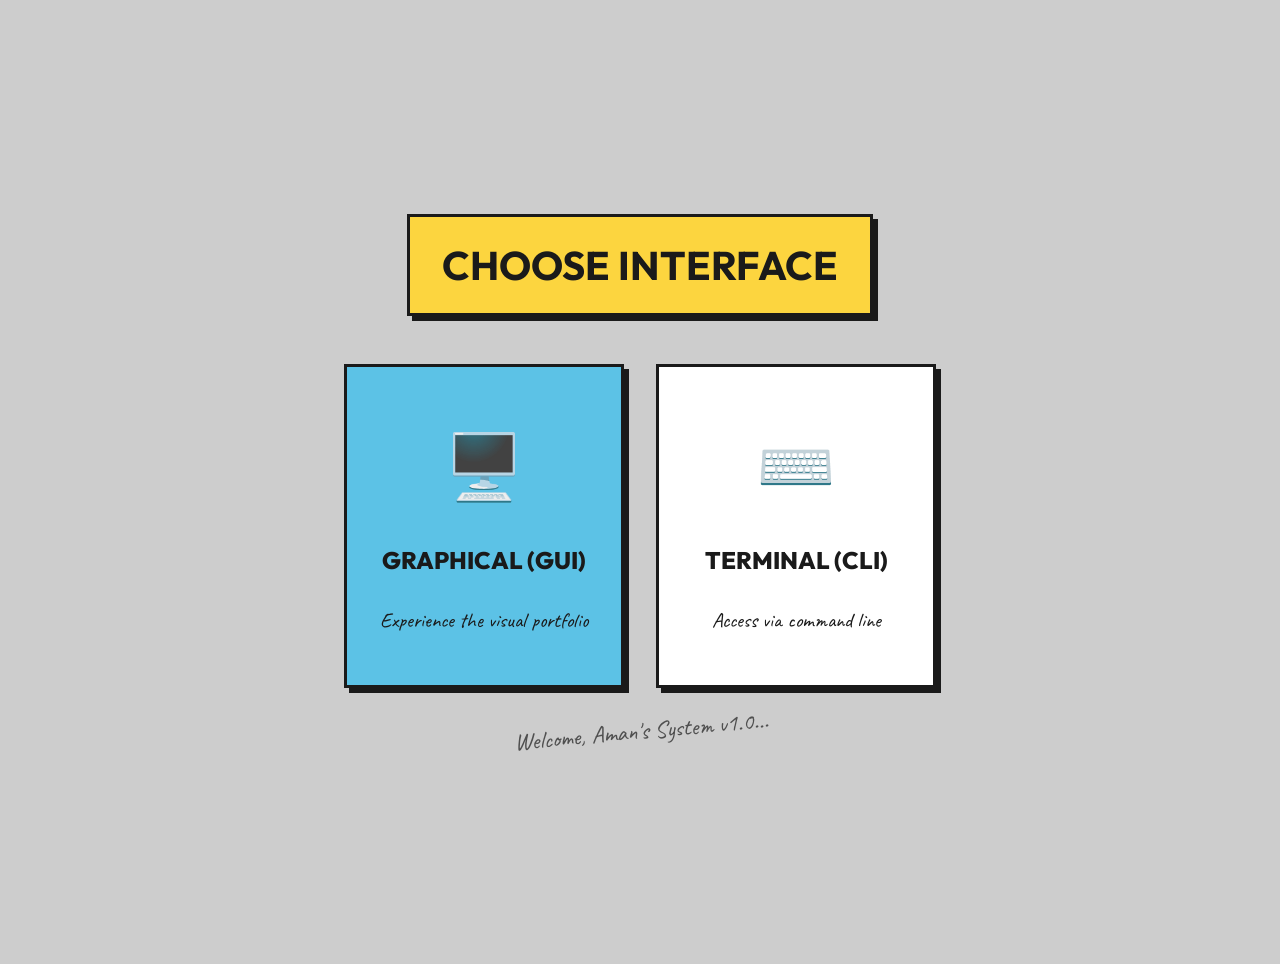
<file: index.html>
<!DOCTYPE html>
<html lang="en">

<head>
    <meta charset="UTF-8">
    <meta name="viewport" content="width=device-width, initial-scale=1.0">
    <title>Aman - Portfolio Entry</title>
    <!-- Google Fonts -->
    <link rel="preconnect" href="https://fonts.googleapis.com">
    <link rel="preconnect" href="https://fonts.gstatic.com" crossorigin>
    <link href="https://fonts.googleapis.com/css2?family=Caveat:wght@400..700&family=Outfit:wght@100..900&display=swap"
        rel="stylesheet">
    <link rel="stylesheet" href="style.css">
    <style>
        .landing-container {
            min-height: 100vh;
            display: flex;
            flex-direction: column;
            align-items: center;
            justify-content: center;
            padding: 2rem;
            text-align: center;
        }

        .selection-grid {
            display: grid;
            grid-template-columns: repeat(auto-fit, minmax(280px, 1fr));
            gap: 2rem;
            width: 100%;
            max-width: 800px;
            margin-top: 3rem;
        }

        .selection-card {
            padding: 3rem 2rem;
            text-decoration: none;
            color: inherit;
            transition: transform 0.2s;
            display: flex;
            flex-direction: column;
            align-items: center;
            gap: 1.5rem;
        }

        .selection-card:hover {
            transform: translateY(-10px);
        }

        .selection-icon {
            font-size: 4rem;
        }

        .selection-title {
            font-size: 1.5rem;
            font-weight: 800;
        }

        .selection-desc {
            font-family: 'Caveat', cursive;
            font-size: 1.3rem;
        }
    </style>
</head>

<body>
    <!-- Preloader -->
    <div id="preloader">
        <div class="loader-window brutalist-box box-shadow-main">
            <div class="loader-header">
                <span class="loader-title handwritten">System Boot...</span>
                <div class="window-controls">
                    <span class="dot dot-red"></span>
                    <span class="dot dot-beige"></span>
                    <span class="dot dot-teal"></span>
                </div>
            </div>
            <div class="loader-body">
                <div class="progress-container brutalist-box">
                    <div class="progress-bar">
                        <div class="progress-segment"></div>
                        <div class="progress-segment"></div>
                        <div class="progress-segment"></div>
                        <div class="progress-segment"></div>
                        <div class="progress-segment"></div>
                        <div class="progress-segment"></div>
                        <div class="progress-segment"></div>
                        <div class="progress-segment"></div>
                        <div class="progress-segment"></div>
                        <div class="progress-segment"></div>
                    </div>
                </div>
            </div>
        </div>
    </div>

    <div class="desk-background">
        <div class="landing-container">
            <h1 class="brutalist-box highlight-yellow box-shadow-main" style="padding: 1rem 2rem; font-size: clamp(1.5rem, 5vw, 2.5rem);">
                CHOOSE INTERFACE
            </h1>
            
            <div class="selection-grid">
                <!-- GUI Option -->
                <a href="home.html" class="selection-card brutalist-box box-shadow-main btn-blue">
                    <div class="selection-icon">🖥️</div>
                    <div class="selection-title">GRAPHICAL (GUI)</div>
                    <p class="selection-desc">Experience the visual portfolio</p>
                </a>

                <!-- Terminal Option -->
                <a href="terminal.html" class="selection-card brutalist-box box-shadow-main highlight-green">
                    <div class="selection-icon">⌨️</div>
                    <div class="selection-title">TERMINAL (CLI)</div>
                    <p class="selection-desc">Access via command line</p>
                </a>
            </div>

            <p class="handwritten pt-4" style="font-size: 1.5rem; opacity: 0.7;">Welcome, Aman's System v1.0...</p>
        </div>
    </div>
    <script src="script.js"></script>
</body>

</html>
</file>
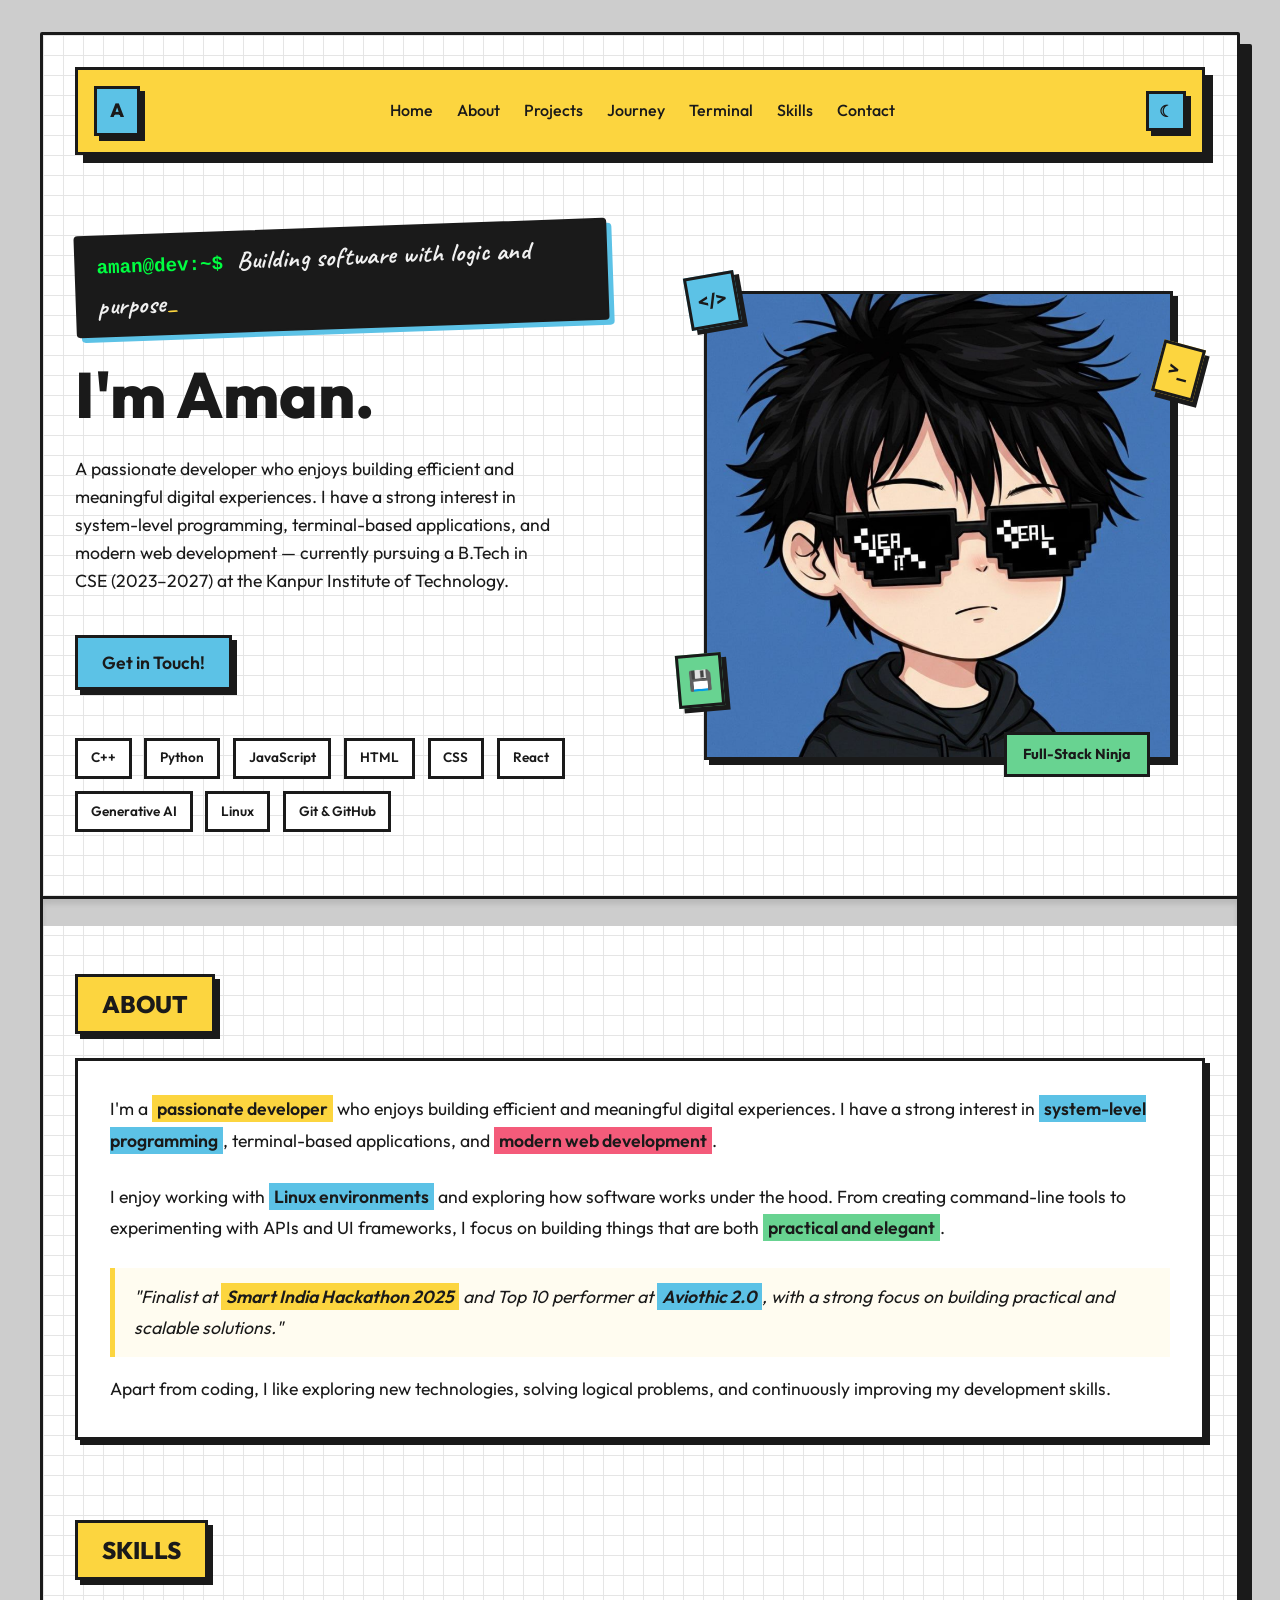
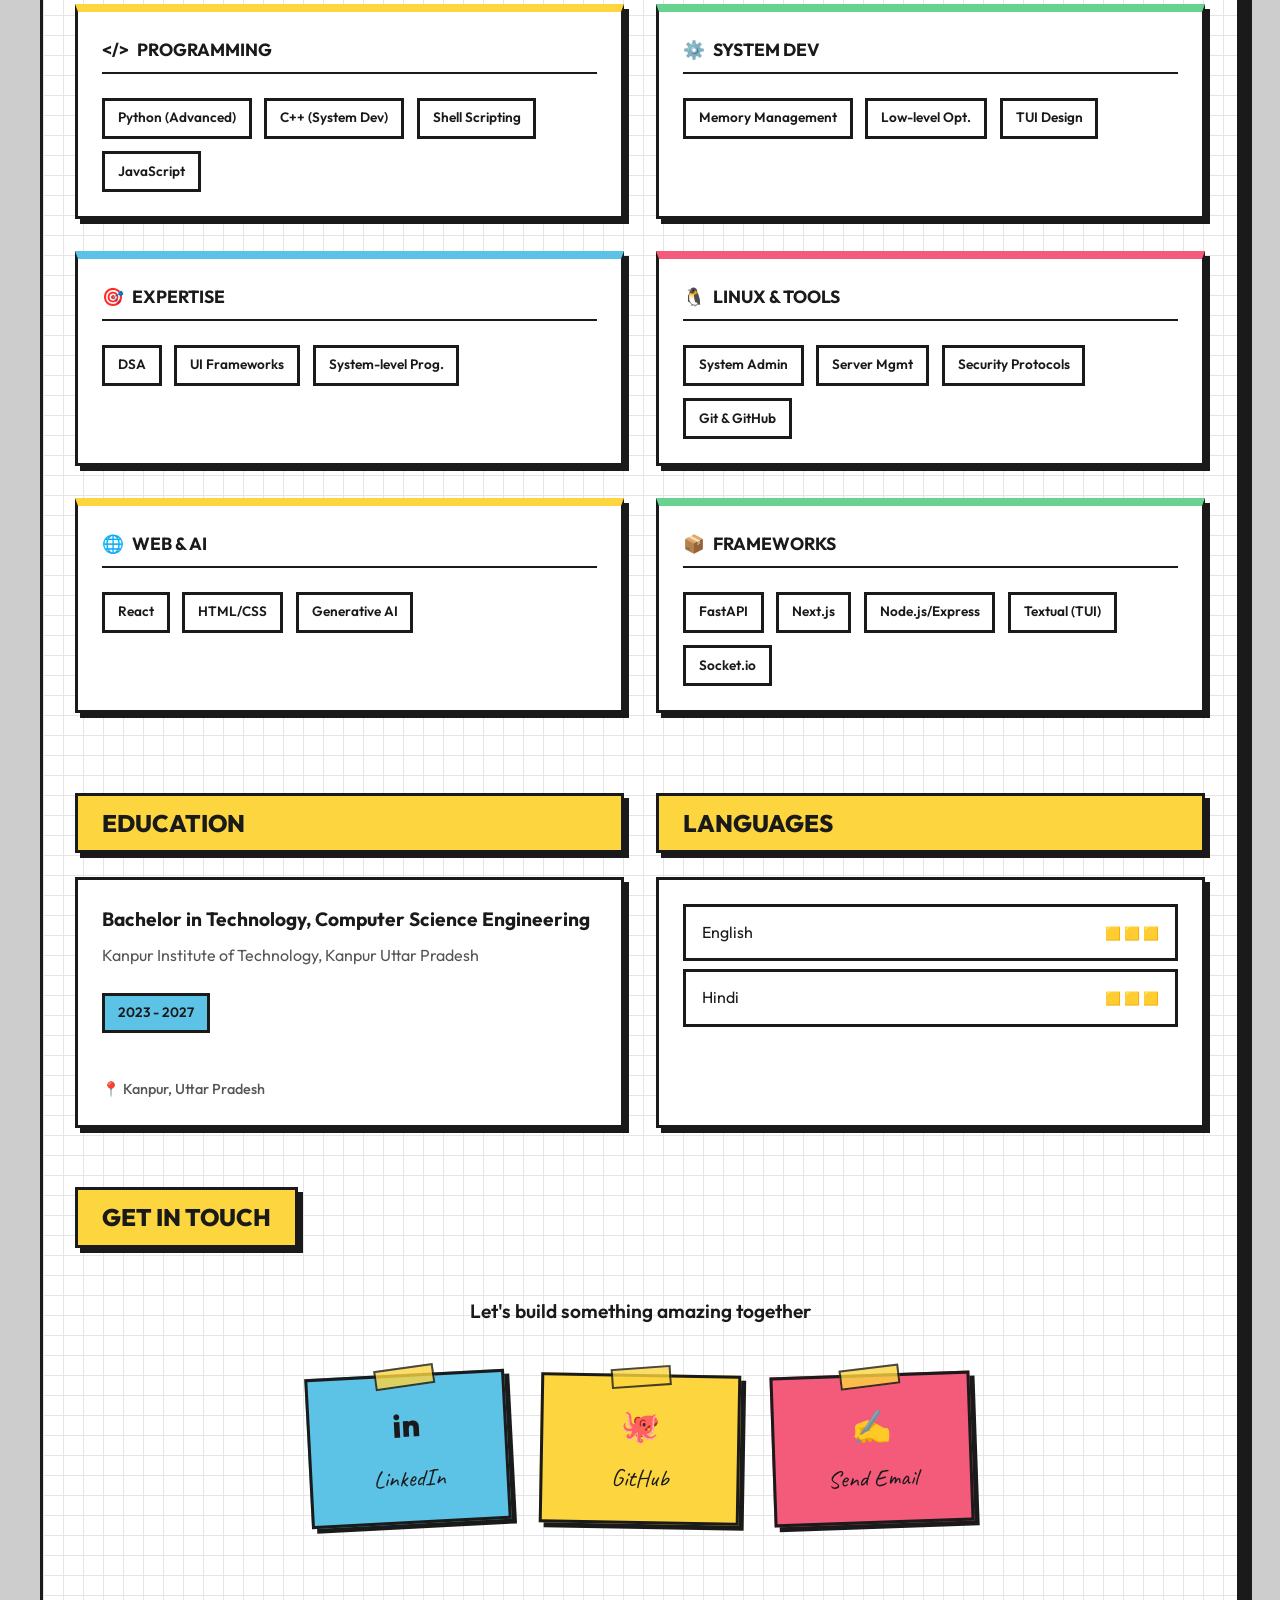
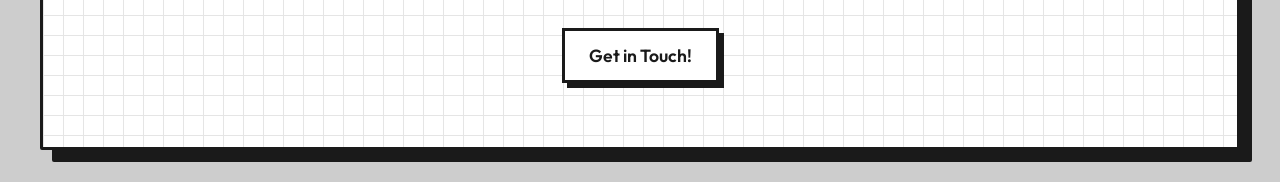
<file: home.html>
<!DOCTYPE html>
<html lang="en">

<head>
    <meta charset="UTF-8">
    <meta name="viewport" content="width=device-width, initial-scale=1.0">
    <title>Aman - Retro Portfolio</title>
    <!-- Google Fonts -->
    <link rel="preconnect" href="https://fonts.googleapis.com">
    <link rel="preconnect" href="https://fonts.gstatic.com" crossorigin>
    <link href="https://fonts.googleapis.com/css2?family=Caveat:wght@400..700&family=Outfit:wght@100..900&display=swap"
        rel="stylesheet">
    <link rel="stylesheet" href="style.css">
</head>

<body>
    <!-- Preloader -->
    <div id="preloader">
        <div class="loader-window brutalist-box box-shadow-main">
            <div class="loader-header">
                <span class="loader-title handwritten">Loading...</span>
                <div class="window-controls">
                    <span class="dot dot-red"></span>
                    <span class="dot dot-beige"></span>
                    <span class="dot dot-teal"></span>
                </div>
            </div>
            <div class="loader-body">
                <div class="progress-container brutalist-box">
                    <div class="progress-bar">
                        <div class="progress-segment"></div>
                        <div class="progress-segment"></div>
                        <div class="progress-segment"></div>
                        <div class="progress-segment"></div>
                        <div class="progress-segment"></div>
                        <div class="progress-segment"></div>
                        <div class="progress-segment"></div>
                        <div class="progress-segment"></div>
                        <div class="progress-segment"></div>
                        <div class="progress-segment"></div>
                    </div>
                </div>
            </div>
        </div>
    </div>

    <!-- Appears like a piece of paper on a desk -->
    <div class="desk-background">
        <div class="page-wrapper">
            <!-- Header -->
            <header class="site-header brutalist-box highlight-yellow">
                <a href="home.html" class="logo box-shadow-main action-btn btn-blue" style="text-decoration: none; color: inherit;">A </a>
                <nav class="main-nav">
                    <a href="#home">Home</a>
                    <a href="#about">About</a>
                    <a href="projects.html">Projects</a>
                    <a href="journey.html">Journey</a>
                    <a href="terminal.html">Terminal</a>
                    <a href="#skills">Skills</a>
                    <a href="contact.html">Contact</a>
                </nav>
                <div class="header-actions">


                    <button class="btn btn-icon btn-blue switch-theme box-shadow-main">☾</button>
                </div>
            </header>

            <!-- Hero Section -->
            <section id="home" class="hero-section">
                <div class="hero-content">
                    <div style="margin-bottom: 1.5rem; margin-top: 0.5rem;">
                        <h2 class="greeting" style="display: inline-block; background-color: #1a1a1a; padding: 8px 20px; font-size: 1.2rem; transform: rotate(-2deg); box-shadow: 5px 5px 0 var(--accent-blue); border: 2px solid var(--border-color); border-radius: 4px;">
                            <span style="font-family: 'JetBrains Mono', monospace; font-weight: 800; color: #00ff41;">aman@dev:~$</span> 
                            <span style="font-family: 'Caveat', cursive; font-size: 1.6rem; margin-left: 10px; color: #f0f0f0; letter-spacing: 0.5px;">Building software with logic and purpose<span style="animation: blink-cursor 1s step-end infinite; color: var(--accent-yellow);">_</span></span>
                        </h2>
                        <style>@keyframes blink-cursor { 0%, 100% { opacity: 1; } 50% { opacity: 0; } }</style>
                    </div>
                    <h1 class="main-title">I'm Aman.</h1>
                    <p class="hero-description">
                        A passionate developer who enjoys building efficient and meaningful digital experiences.
                        I have a strong interest in system-level programming, terminal-based applications, and modern web development —
                        currently pursuing a B.Tech in CSE (2023–2027) at the Kanpur Institute of Technology.
                    </p>

                    <div class="hero-actions">
                        <a href="contact.html"><button class="btn btn-blue box-shadow-main btn-large">Get in Touch!</button></a>

                    </div>

                    <!-- Tech Badges -->
                    <div class="tech-badges">
                        <span class="badge brutalist-box">C++</span>
                        <span class="badge brutalist-box">Python</span>
                        <span class="badge brutalist-box">JavaScript</span>
                        <span class="badge brutalist-box">HTML</span>
                        <span class="badge brutalist-box">CSS</span>
                        <span class="badge brutalist-box">React</span>
                        <span class="badge brutalist-box">Generative AI</span>
                        <span class="badge brutalist-box">Linux</span>
                        <span class="badge brutalist-box">Git & GitHub</span>
                    </div>
                </div>

                <div class="hero-image-wrapper">
                    <!-- Placeholder for the illustrated avatar -->
                    <div class="avatar-container brutalist-box box-shadow-main bg-light-blue">
                        <div class="floating-badge badge-top-left brutalist-box box-shadow-main btn-blue">&lt;/&gt;
                        </div>
                        <div class="floating-badge badge-right brutalist-box box-shadow-main btn-yellow">&gt;_</div>
                        <div class="floating-badge badge-bottom-left brutalist-box box-shadow-main btn-green">💾</div>
                        <div class="avatar-placeholder"
                            style="width: 100%; height: 100%; overflow: hidden; display: flex; align-items: center; justify-content: center;">
                            <img id="heroImage" src="source/avatar.png" alt="Avatar" style="width: 100%; height: 100%; object-fit: cover;">
                        </div>
                        <div id="avatarSwitchBtn" class="role-badge brutalist-box btn-green" onclick="toggleHeroImage()" style="cursor: pointer; user-select: none;" title="Click to swap avatar">Full-Stack Ninja</div>
                    </div>
                </div>
            </section>

            <!-- Torn paper divider -->
            <div class="torn-paper-divider"></div>

            <!-- About Section -->
            <section id="about" class="about-section">
                <div class="section-title brutalist-box highlight-yellow box-shadow-main">ABOUT</div>
                <div class="about-content brutalist-box box-shadow-main">
                    <p>
                        I'm a <span class="highlight hl-yellow">passionate developer</span> who enjoys building efficient and meaningful digital experiences. I have a strong interest in <span class="highlight hl-blue">system-level programming</span>, terminal-based applications, and <span class="highlight hl-pink">modern web development</span>.
                    </p>
                    <p>
                        I enjoy working with <span class="highlight hl-blue">Linux environments</span> and exploring how software works under the hood. From creating command-line tools to experimenting with APIs and UI frameworks, I focus on building things that are both <span class="highlight hl-green">practical and elegant</span>.
                    </p>
                    <blockquote style="border-left: 5px solid var(--accent-yellow); padding: 0.8rem 1.2rem; margin: 1rem 0; background: rgba(252,213,63,0.08); font-style: italic;">
                        "Finalist at <span class="highlight hl-yellow">Smart India Hackathon 2025</span> and Top 10 performer at <span class="highlight hl-blue">Aviothic 2.0</span>, with a strong focus on building practical and scalable solutions."
                    </blockquote>
                    <p>
                        Apart from coding, I like exploring new technologies, solving logical problems, and continuously improving my development skills.
                    </p>
                </div>
            </section>

            <!-- Skills Section -->
            <section id="skills" class="skills-section">
                <div class="section-title brutalist-box highlight-yellow box-shadow-main">SKILLS</div>

                <div class="skills-grid">
                    <!-- Programming -->
                    <div class="skill-category brutalist-box box-shadow-main border-top-yellow">
                        <h4 class="category-title"><span class="icon">&lt;/&gt;</span> PROGRAMMING</h4>
                        <div class="category-badges">
                            <span class="badge brutalist-box">Python (Advanced)</span>
                            <span class="badge brutalist-box">C++ (System Dev)</span>
                            <span class="badge brutalist-box">Shell Scripting</span>
                            <span class="badge brutalist-box">JavaScript</span>
                        </div>
                    </div>

                    <!-- System Development -->
                    <div class="skill-category brutalist-box box-shadow-main border-top-green">
                        <h4 class="category-title"><span class="icon">⚙️</span> SYSTEM DEV</h4>
                        <div class="category-badges">
                            <span class="badge brutalist-box">Memory Management</span>
                            <span class="badge brutalist-box">Low-level Opt.</span>
                            <span class="badge brutalist-box">TUI Design</span>
                        </div>
                    </div>

                    <!-- Expertise -->
                    <div class="skill-category brutalist-box box-shadow-main border-top-blue">
                        <h4 class="category-title"><span class="icon">🎯</span> EXPERTISE</h4>
                        <div class="category-badges">
                            <span class="badge brutalist-box">DSA</span>
                            <span class="badge brutalist-box">UI Frameworks</span>
                            <span class="badge brutalist-box">System-level Prog.</span>
                        </div>
                    </div>

                    <!-- Tools / Linux Admin -->
                    <div class="skill-category brutalist-box box-shadow-main border-top-pink">
                        <h4 class="category-title"><span class="icon">🐧</span> LINUX & TOOLS</h4>
                        <div class="category-badges">
                            <span class="badge brutalist-box">System Admin</span>
                            <span class="badge brutalist-box">Server Mgmt</span>
                            <span class="badge brutalist-box">Security Protocols</span>
                            <span class="badge brutalist-box">Git & GitHub</span>
                        </div>
                    </div>

                    <!-- Web & AI -->
                    <div class="skill-category brutalist-box box-shadow-main border-top-yellow">
                        <h4 class="category-title"><span class="icon">🌐</span> WEB & AI</h4>
                        <div class="category-badges">
                            <span class="badge brutalist-box">React</span>
                            <span class="badge brutalist-box">HTML/CSS</span>
                            <span class="badge brutalist-box">Generative AI</span>
                        </div>
                    </div>
                    <!-- Frameworks -->
                    <div class="skill-category brutalist-box box-shadow-main border-top-green">
                        <h4 class="category-title"><span class="icon">📦</span> FRAMEWORKS</h4>
                        <div class="category-badges">
                            <span class="badge brutalist-box">FastAPI</span>
                            <span class="badge brutalist-box">Next.js</span>
                            <span class="badge brutalist-box">Node.js/Express</span>
                            <span class="badge brutalist-box">Textual (TUI)</span>
                            <span class="badge brutalist-box">Socket.io</span>
                        </div>
                    </div>
                </div>
            </section>

            <!-- Education & Languages Section -->
            <section id="education-languages" class="ed-lang-section">
                <div class="skills-grid-wide">
                    <!-- Education -->
                    <div>
                        <div class="section-title brutalist-box highlight-yellow box-shadow-main full-width-title">
                            EDUCATION</div>
                        <div class="brutalist-box box-shadow-main ed-lang-box">
                            <h4 class="ed-title">Bachelor in Technology, Computer Science Engineering</h4>
                            <p class="ed-subtitle">Kanpur Institute of Technology, Kanpur Uttar Pradesh</p>
                            <span class="badge brutalist-box highlight-blue ed-date">2023 - 2027</span>
                            <div class="ed-location pt-4">📍 Kanpur, Uttar Pradesh</div>
                        </div>
                    </div>

                    <!-- Languages -->
                    <div>
                        <div class="section-title brutalist-box highlight-yellow box-shadow-main full-width-title">
                            LANGUAGES</div>
                        <div class="brutalist-box box-shadow-main ed-lang-box">
                            <div class="lang-item brutalist-box">
                                <span>English</span>
                                <div class="lang-stars">
                                    <span class="star filled">🟨</span>
                                    <span class="star filled">🟨</span>
                                    <span class="star filled">🟨</span>
                                </div>
                            </div>
                            <div class="lang-item brutalist-box">
                                <span>Hindi</span>
                                <div class="lang-stars">
                                    <span class="star filled">🟨</span>
                                    <span class="star filled">🟨</span>
                                    <span class="star filled">🟨</span>
                                </div>
                            </div>
                        </div>
                    </div>
                </div>
            </section>

            <!-- Get in Touch Section (Sticky Notes) -->
            <section id="contact" class="contact-section">
                <div class="section-title brutalist-box highlight-yellow box-shadow-main">GET IN TOUCH</div>

                <h4 class="text-center contact-subtitle pt-4">Let's build something amazing together</h4>

                <div class="sticky-notes-container">
                    <a href="https://www.linkedin.com/in/aman-kumar-44b4183a0" target="_blank" class="sticky-note note-blue box-shadow-main">
                        <div class="tape highlight-yellow"></div>
                        <div class="note-icon">in</div>
                        <span class="handwritten">LinkedIn</span>
                    </a>

                    <a href="https://github.com/Aman-codes0-0" target="_blank" class="sticky-note note-yellow box-shadow-main">
                        <div class="tape highlight-yellow"></div>
                        <div class="note-icon">🐙</div>
                        <span class="handwritten">GitHub</span>
                    </a>

                    <a href="contact.html" class="sticky-note note-pink box-shadow-main">
                        <div class="tape highlight-yellow"></div>
                        <div class="note-icon">✍️</div>
                        <span class="handwritten">Send Email</span>
                    </a>
                </div>
            </section>



            <!-- Bottom CTA -->
            <section class="bottom-cta text-center">
                <div class="footer-btn action-wrapper pt-4">
                    <a href="contact.html"><button class="btn btn-large brutalist-box box-shadow-main">Get in Touch!</button></a>
                </div>
            </section>
        </div>
    </div>
    <script src="script.js"></script>
</body>

</html>
</file>
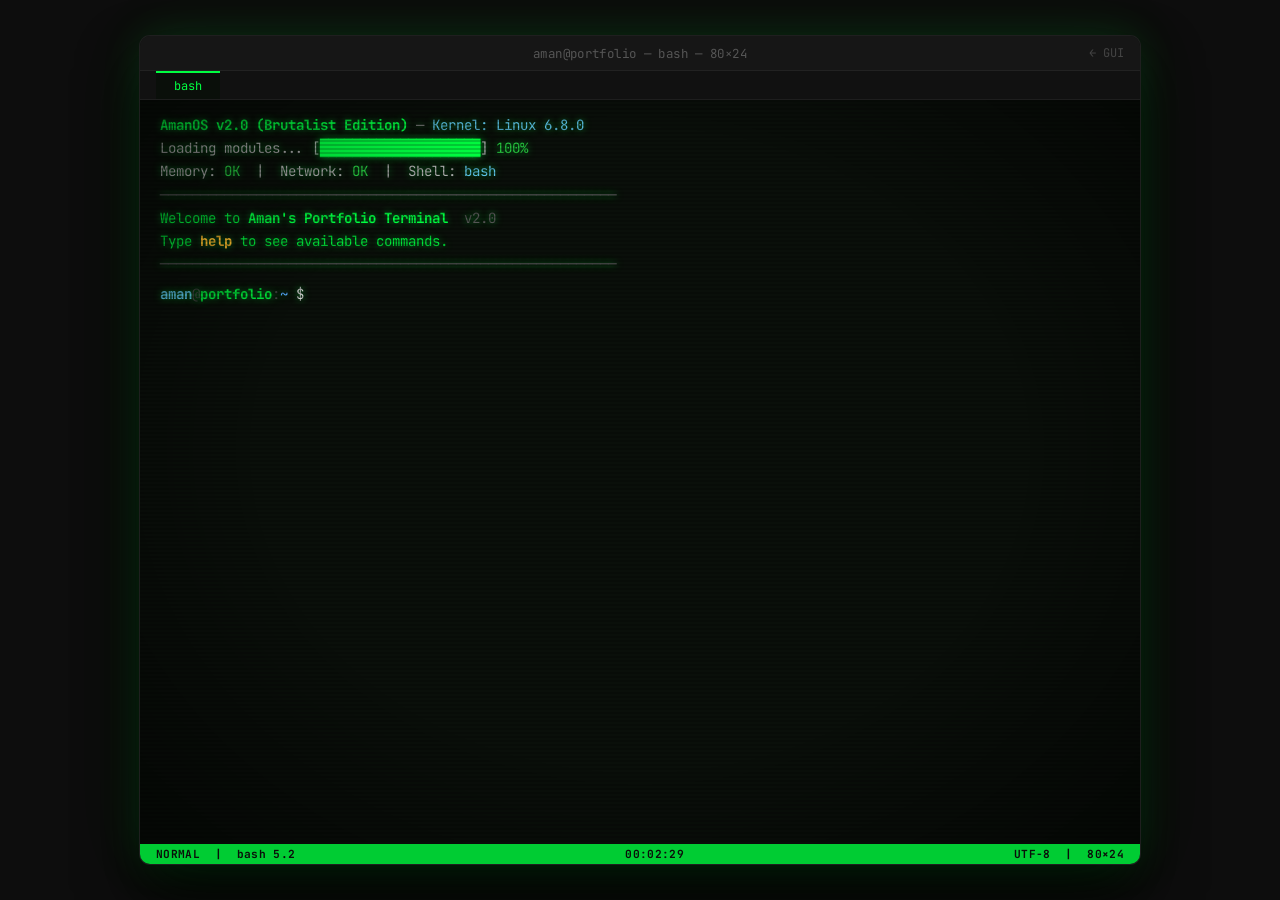
<file: terminal.html>
<!DOCTYPE html>
<html lang="en">

<head>
    <meta charset="UTF-8">
    <meta name="viewport" content="width=device-width, initial-scale=1.0">
    <title>Aman — Terminal</title>
    <link rel="preconnect" href="https://fonts.googleapis.com">
    <link rel="preconnect" href="https://fonts.gstatic.com" crossorigin>
    <link href="https://fonts.googleapis.com/css2?family=JetBrains+Mono:wght@400;700&display=swap" rel="stylesheet">
    <style>
        *, *::before, *::after { margin: 0; padding: 0; box-sizing: border-box; }

        body {
            background: #0d0d0d;
            font-family: 'JetBrains Mono', 'Courier New', monospace;
            height: 100vh;
            overflow: hidden;
            display: flex;
            flex-direction: column;
            align-items: center;
            justify-content: center;
        }

        /* ── CRT screen wrapper ── */
        .crt {
            width: 96%;
            max-width: 1000px;
            height: 92vh;
            background: #0a0f0a;
            border-radius: 10px;
            overflow: hidden;
            display: flex;
            flex-direction: column;
            position: relative;
            box-shadow:
                0 0 0 1px #1f1f1f,
                0 0 40px rgba(0,255,65,.12),
                0 0 80px rgba(0,255,65,.05),
                0 30px 60px rgba(0,0,0,.9);
        }

        /* Scanlines */
        .crt::before {
            content: '';
            position: absolute;
            inset: 0;
            background: repeating-linear-gradient(
                0deg,
                transparent,
                transparent 2px,
                rgba(0,0,0,.18) 2px,
                rgba(0,0,0,.18) 4px
            );
            pointer-events: none;
            z-index: 20;
        }

        /* Vignette */
        .crt::after {
            content: '';
            position: absolute;
            inset: 0;
            background: radial-gradient(ellipse at center, transparent 55%, rgba(0,0,0,.55) 100%);
            pointer-events: none;
            z-index: 21;
        }

        /* ── Title bar ── */
        .t-titlebar {
            background: #161616;
            border-bottom: 1px solid #222;
            padding: 9px 16px;
            display: flex;
            align-items: center;
            flex-shrink: 0;
            position: relative;
            z-index: 30;
            user-select: none;
        }

        .t-dots { display: flex; gap: 7px; }
        .t-dot {
            width: 13px; height: 13px;
            border-radius: 50%;
            cursor: pointer;
            transition: filter .15s;
        }
        .t-dot:hover { filter: brightness(1.4); }
        .d-red  { background: #ff5f57; border: 1px solid #e0443e; }
        .d-yel  { background: #ffbd2e; border: 1px solid #dea123; }
        .d-grn  { background: #28c840; border: 1px solid #1faa34; }

        .t-title {
            position: absolute;
            left: 50%; transform: translateX(-50%);
            color: #555;
            font-size: .78rem;
            letter-spacing: .03em;
        }

        .t-back {
            margin-left: auto;
            color: #444;
            font-size: .75rem;
            text-decoration: none;
            transition: color .2s;
            z-index: 1;
        }
        .t-back:hover { color: #00ff41; text-shadow: 0 0 8px #00ff41; }

        /* ── Tab bar ── */
        .t-tabs {
            background: #111;
            border-bottom: 1px solid #1e1e1e;
            padding: 0 16px;
            display: flex;
            gap: 4px;
            flex-shrink: 0;
            position: relative;
            z-index: 30;
        }
        .t-tab {
            padding: 5px 18px;
            font-size: .75rem;
            color: #888;
            border-top: 2px solid transparent;
            cursor: pointer;
        }
        .t-tab.active {
            color: #00ff41;
            border-top-color: #00ff41;
            background: #0a0f0a;
        }

        /* ── Output ── */
        .t-output {
            flex: 1;
            padding: 14px 20px 4px;
            overflow-y: auto;
            overflow-x: hidden;
            font-size: .88rem;
            line-height: 1.65;
            color: #00e63a;
            text-shadow: 0 0 7px rgba(0,255,65,.55);
            position: relative;
            z-index: 10;
        }
        .t-output-lines { display: block; }

        .t-output::-webkit-scrollbar { width: 5px; }
        .t-output::-webkit-scrollbar-track { background: transparent; }
        .t-output::-webkit-scrollbar-thumb { background: #00ff4128; border-radius: 3px; }
        .t-output::-webkit-scrollbar-thumb:hover { background: #00ff4155; }

        /* Line colour helpers */
        .c-cmd   { color: #eee; }
        .c-dim   { color: #3a5c3a; }
        .c-info  { color: #ffbd2e; text-shadow: 0 0 6px rgba(255,189,46,.4); }
        .c-err   { color: #ff5f57; text-shadow: 0 0 6px rgba(255,95,87,.4); }
        .c-ok    { color: #28c840; }
        .c-blue  { color: #5cc2e6; text-shadow: 0 0 6px rgba(92,194,230,.4); }
        .c-white { color: #ddd; }
        .prompt  { color: #5cc2e6; font-weight: 700; }

        /* ── Input line ── */
        .t-input-wrap {
            display: flex;
            align-items: center;
            padding: 6px 0 14px;
            position: relative;
            z-index: 30;
            flex-shrink: 0;
        }
        .t-prompt {
            white-space: nowrap;
            font-size: .88rem;
            display: flex;
            align-items: center;
            gap: 0;
        }
        .p-user { color: #5cc2e6; font-weight: 700; }
        .p-at   { color: #444; }
        .p-host { color: #00e63a; font-weight: 700; }
        .p-col  { color: #444; }
        .p-path { color: #5af; }
        .p-dol  { color: #ccc; margin-right: 10px; }

        .t-input {
            background: transparent;
            border: none;
            outline: none;
            color: #00e63a;
            font-family: 'JetBrains Mono', monospace;
            font-size: .88rem;
            flex: 1;
            caret-color: #00ff41;
            text-shadow: 0 0 7px rgba(0,255,65,.55);
        }

        /* ── Status bar ── */
        .t-statusbar {
            background: #00cc33;
            color: #0a0f0a;
            font-size: .7rem;
            font-weight: 700;
            padding: 3px 16px;
            display: flex;
            justify-content: space-between;
            flex-shrink: 0;
            position: relative;
            z-index: 30;
            letter-spacing: .03em;
        }

        /* ── Preloader ── */
        #preloader {
            position: fixed; inset: 0;
            background: #0d0d0d;
            display: flex; align-items: center; justify-content: center;
            z-index: 9999;
            transition: opacity .5s, visibility .5s;
        }
        #preloader.loaded { opacity: 0; visibility: hidden; }
        .pre-text {
            font-family: 'JetBrains Mono', monospace;
            color: #00ff41;
            font-size: 1.1rem;
            text-shadow: 0 0 12px #00ff41;
            animation: blink-pre 1s step-end infinite;
        }
        @keyframes blink-pre {
            0%,100% { opacity: 1; }
            50%      { opacity: 0; }
        }

        /* ── Amber Phosphor Theme ── */
        body.terminal-amber { background: #0d0800; }
        body.terminal-amber .crt {
            background: #0a0800;
            box-shadow: 0 0 0 1px #2a1e00,
                        0 0 40px rgba(255,176,0,.15),
                        0 0 80px rgba(255,176,0,.05),
                        0 30px 60px rgba(0,0,0,.9);
        }
        body.terminal-amber .t-output,
        body.terminal-amber .t-input-wrap { color: #ffb300; }
        body.terminal-amber .t-output { text-shadow: 0 0 7px rgba(255,179,0,.55); }
        body.terminal-amber .t-input {
            color: #ffb300;
            caret-color: #ffb300;
            text-shadow: 0 0 7px rgba(255,179,0,.55);
        }
        body.terminal-amber .t-statusbar { background: #ffb300; color: #0a0800; }
        body.terminal-amber .t-titlebar { background: #1a1000; border-bottom-color: #2a1e00; }
        body.terminal-amber .t-tabs { background: #110d00; border-bottom-color: #2a1e00; }
        body.terminal-amber .t-tab.active { color: #ffb300; border-top-color: #ffb300; background: #0a0800; }
        body.terminal-amber .p-user { color: #ff8c00; }
        body.terminal-amber .p-host { color: #ffb300; }
        body.terminal-amber .p-dol  { color: #ccc; }
        body.terminal-amber .prompt { color: #ff8c00; }
        body.terminal-amber .c-ok   { color: #ffb300; }
        body.terminal-amber .c-dim  { color: #5a3e00; }
        body.terminal-amber .c-info { color: #ff6600; text-shadow: none; }
        body.terminal-amber .c-err  { color: #ff4400; text-shadow: none; }
        body.terminal-amber .t-back:hover { color: #ffb300; text-shadow: 0 0 8px #ffb300; }
        body.terminal-amber .pre-text { color: #ffb300; text-shadow: 0 0 12px #ffb300; }

        @media (max-width: 640px) {
            .crt { width: 100%; height: 100vh; border-radius: 0; }
            .t-output { font-size: .78rem; padding: 10px 12px; }
            .t-input  { font-size: .78rem; }
            .t-title  { display: none; }
        }
    </style>
</head>

<body>

<div id="preloader">
    <span class="pre-text">Booting terminal...</span>
</div>

<div class="crt">

    <!-- Title bar -->
    <div class="t-titlebar">
        <span class="t-title">aman@portfolio — bash — 80×24</span>
        <a href="home.html" class="t-back">← GUI</a>
    </div>

    <!-- Tab bar -->
    <div class="t-tabs">
        <div class="t-tab active">bash</div>
    </div>

    <!-- Output + Input (inside same scrollable area) -->
    <div id="terminal-output" class="t-output">
        <div id="terminal-lines" class="t-output-lines"></div>
        <!-- Input sits at the bottom, inside the terminal body -->
        <div class="t-input-wrap">
            <span class="t-prompt">
                <span class="p-user">aman</span><span class="p-at">@</span><span class="p-host">portfolio</span><span class="p-col">:</span><span class="p-path">~</span><span class="p-dol">&nbsp;$</span>
            </span>
            <input type="text" id="terminal-input" class="t-input" autofocus autocomplete="off" spellcheck="false">
        </div>
    </div>

    <!-- Status bar -->
    <div class="t-statusbar">
        <span>NORMAL &nbsp;|&nbsp; bash 5.2</span>
        <span id="t-clock">--:--:--</span>
        <span>UTF-8 &nbsp;|&nbsp; 80×24</span>
    </div>
</div>

<script src="script.js"></script>
<script>
    // Live clock
    (function clock() {
        const el = document.getElementById('t-clock');
        function tick() { el.textContent = new Date().toLocaleTimeString('en-GB'); }
        tick(); setInterval(tick, 1000);
    })();

    // Restore saved terminal theme
    if (localStorage.getItem('terminal-theme') === 'amber') {
        document.body.classList.add('terminal-amber');
    }

    // Hide preloader
    window.addEventListener('load', () => {
        setTimeout(() => {
            document.getElementById('preloader').classList.add('loaded');
        }, 800);
    });
</script>

</body>
</html>
</file>
<file: style.css>
/* Base Variables & Reset */
:root {
    --bg-color: #ffffff;
    --text-color: #1a1a1a;
    --accent-yellow: #fcd53f;
    --accent-blue: #5cc2e6;
    --accent-pink: #f45b7a;
    --accent-green: #68d391;
    --border-color: #1a1a1a;
    --border-width: 3px;
    --box-shadow-offset: 5px;
    --grid-color: #e5e5e5;
    --window-beige: #e8e3d3;
    --window-teal: #40b3a2;
}

* {
    margin: 0;
    padding: 0;
    box-sizing: border-box;
}

body {
    font-family: "Outfit", sans-serif;
    background-color: #cdcdcd;
    /* Outer desk background */
    color: var(--text-color);
    line-height: 1.6;
}

body.dark-mode {
    --bg-color: #1a1a1a;
    --text-color: #f0f0f0;
    --border-color: #f0f0f0;
    --grid-color: #333333;
    background-color: #222222;
}

body.dark-mode .map-placeholder {
    background-color: #2a2a2a;
    background-image: repeating-linear-gradient(0deg, transparent, transparent 49px, #444 49px, #444 50px),
        repeating-linear-gradient(90deg, transparent, transparent 49px, #444 49px, #444 50px);
}

body.dark-mode .torn-paper-divider {
    background-color: #222222;
}

body.dark-mode .bg-light-blue {
    background-color: #283e4a !important;
}

.desk-background {
    padding: clamp(0.5rem, 3vw, 2rem);
    min-height: 100vh;
    display: flex;
    justify-content: center;
}

/* Page Wrapper */
.page-wrapper {
    background-color: var(--bg-color);
    background-image:
        linear-gradient(var(--grid-color) 1px, transparent 1px),
        linear-gradient(90deg, var(--grid-color) 1px, transparent 1px);
    background-size: 20px 20px;
    width: 100%;
    max-width: 1200px;
    border: var(--border-width) solid var(--border-color);
    box-shadow: 12px 12px 0 var(--border-color);
    padding: clamp(1rem, 4vw, 2rem);
    position: relative;
    /* Optional: paper slight rounding */
    border-radius: 2px;
}

/* Utility Classes */
.brutalist-box {
    border: var(--border-width) solid var(--border-color);
    background-color: var(--bg-color);
}

.box-shadow-main {
    box-shadow: var(--box-shadow-offset) var(--box-shadow-offset) 0 var(--border-color);
}

.highlight-yellow {
    background-color: var(--accent-yellow) !important;
}

.bg-light-blue {
    background-color: #a3d9f3 !important;
}

/* Buttons & Interactive Elements */
.btn {
    font-family: "Outfit", sans-serif;
    font-weight: 600;
    border: var(--border-width) solid var(--border-color);
    padding: 0.5rem 1rem;
    cursor: pointer;
    font-size: 1rem;
    transition: transform 0.1s, box-shadow 0.1s;
    background: var(--bg-color);
    color: var(--text-color);
}

.btn:active {
    transform: translate(2px, 2px);
    box-shadow: 3px 3px 0 var(--border-color);
}

.btn-blue {
    background-color: var(--accent-blue);
}

.btn-yellow {
    background-color: var(--accent-yellow);
}

.btn-green {
    background-color: var(--accent-green);
}

.btn-icon {
    padding: 0.5rem;
    display: flex;
    align-items: center;
    justify-content: center;
    width: 40px;
    height: 40px;
}

.logo {
    font-weight: 800;
    font-size: 1.2rem;
    padding: 0.4rem 0.8rem;
    border: var(--border-width) solid var(--border-color);
    background: var(--accent-blue);
    display: inline-block;
}

/* Header */
.site-header {
    display: flex;
    justify-content: space-between;
    align-items: center;
    padding: 1rem;
    margin-bottom: 4rem;
    box-shadow: 8px 8px 0 var(--border-color);
    position: relative;
    z-index: 1000;
}

.main-nav {
    display: flex;
    gap: 1.5rem;
}

.main-nav a {
    text-decoration: none;
    color: #1a1a1a;
    font-weight: 500;
    font-size: 1rem;
    position: relative;
}

.main-nav a::after {
    content: '';
    position: absolute;
    width: 100%;
    height: 2px;
    bottom: -2px;
    left: 0;
    background-color: #1a1a1a;
    transform: scaleX(0);
    transition: transform 0.2s ease-in-out;
}

.main-nav a:hover::after {
    transform: scaleX(1);
}

.header-actions {
    display: flex;
    align-items: center;
    gap: 1rem;
}

.creator-badge {
    padding: 0.5rem 1rem;
    font-weight: 600;
    font-size: 0.9rem;
    display: flex;
    align-items: center;
    gap: 0.5rem;
}

/* Hero Section */
.hero-section {
    display: grid;
    grid-template-columns: 1fr 1fr;
    gap: 4rem;
    align-items: center;
    margin-bottom: 4rem;
}

.greeting {
    font-size: clamp(1.2rem, 4vw, 1.5rem);
    color: var(--accent-blue);
    margin-bottom: 0.5rem;
}

.main-title {
    font-size: clamp(2.5rem, 8vw, 4rem);
    font-weight: 800;
    line-height: 1.1;
    margin-bottom: 1.5rem;
}

.hero-description {
    font-size: clamp(1rem, 3vw, 1.1rem);
    margin-bottom: 2.5rem;
    max-width: 90%;
}

.hero-actions {
    display: flex;
    align-items: center;
    gap: 2rem;
    margin-bottom: 3rem;
}

.btn-large {
    padding: 0.8rem 1.5rem;
    font-size: 1.1rem;
}

.coffee-link {
    display: flex;
    align-items: center;
    gap: 1rem;
    position: relative;
}

.handwritten {
    font-family: "Caveat", cursive;
    font-size: 1.8rem;
    transform: rotate(-5deg);
}

.coffee-icon {
    font-size: 2rem;
    border: 2px solid var(--border-color);
    border-radius: 50%;
    width: 60px;
    height: 60px;
    display: flex;
    align-items: center;
    justify-content: center;
    position: relative;
}

/* A simple drawn arrow using CSS */
.coffee-icon::before {
    content: "⤵";
    position: absolute;
    left: -35px;
    top: -15px;
    font-size: 1.5rem;
    transform: rotate(20deg);
}


.tech-badges {
    display: flex;
    flex-wrap: wrap;
    gap: 0.8rem;
}

.badge {
    padding: 0.4rem 0.8rem;
    font-size: 0.85rem;
    font-weight: 600;
}

/* Avatar Area */
.hero-image-wrapper {
    position: relative;
    padding: 2rem;
}

.avatar-container {
    width: 100%;
    aspect-ratio: 1;
    position: relative;
    display: flex;
    align-items: center;
    justify-content: center;
    margin: 0 auto;
}

.avatar-mockup {
    font-size: clamp(4rem, 15vw, 8rem);
}

.floating-badge {
    position: absolute;
    padding: 0.5rem;
    font-weight: bold;
    font-size: 1.2rem;
    z-index: 2;
}

.badge-top-left {
    top: -20px;
    left: -20px;
    transform: rotate(-10deg);
}

.badge-right {
    top: 50px;
    right: -30px;
    transform: rotate(15deg);
}

.badge-bottom-left {
    bottom: 50px;
    left: -30px;
    transform: rotate(-5deg);
}

.role-badge {
    position: absolute;
    bottom: -20px;
    right: 20px;
    padding: 0.5rem 1rem;
    font-weight: bold;
    font-size: 0.9rem;
    z-index: 2;
}

/* Torn paper effect placeholder */
.torn-paper-divider {
    height: 30px;
    background-color: #cdcdcd;
    /* Match outer bg to look like torn edge */
    width: calc(100% + 4rem);
    margin-left: -2rem;
    margin-right: -2rem;
    margin-top: 3rem;
    margin-bottom: 3rem;
    position: relative;
    border-top: var(--border-width) solid var(--border-color);
    box-shadow: inset 0 5px 5px rgba(0, 0, 0, 0.1);
}

/* Base Utility Additions */
.text-center {
    text-align: center;
}

.border-all {
    border: var(--border-width) solid var(--border-color);
}

.border-right {
    border-right: var(--border-width) solid var(--border-color);
}

.border-bottom {
    border-bottom: var(--border-width) solid var(--border-color);
}

.border-top-blue {
    border-top: 8px solid var(--accent-blue);
}

.border-top-yellow {
    border-top: 8px solid var(--accent-yellow);
}

.border-top-pink {
    border-top: 8px solid var(--accent-pink);
}

.border-top-green {
    border-top: 8px solid var(--accent-green);
}

.box-shadow-small {
    box-shadow: 3px 3px 0 var(--border-color);
}

.highlight {
    padding: 2px 5px;
    font-weight: 600;
    color: #1a1a1a;
}

.hl-yellow {
    background-color: var(--accent-yellow);
}

.hl-pink {
    background-color: var(--accent-pink);
}

.hl-blue {
    background-color: var(--accent-blue);
}

.hl-green {
    background-color: var(--accent-green);
}

.pt-2 {
    padding-top: 0.5rem;
}

.pt-4 {
    padding-top: 1.5rem;
}

.inline-block {
    display: inline-block;
}

/* Sections */
.section-title {
    display: inline-block;
    padding: 0.5rem 1.5rem;
    font-size: 1.5rem;
    font-weight: 800;
    margin-bottom: 1.5rem;
}

section {
    margin-bottom: 5rem;
}

/* About Section */
.about-content {
    padding: 2rem;
    font-size: 1.1rem;
    line-height: 1.8;
}

.about-content p {
    margin-bottom: 1.5rem;
}

.about-content p:last-child {
    margin-bottom: 0;
}

/* Journey Section */
.section-container {
    padding: 1rem;
    margin-bottom: 2rem;
}

.section-container .section-title {
    margin-bottom: 0;
    width: 100%;
    border: none;
    box-shadow: none;
    background: transparent;
}

.journey-container {
    display: grid;
    grid-template-columns: 1fr 1fr;
    background: var(--bg-color);
}

.timeline {
    padding: 0;
    background: var(--bg-color);
}

.timeline-header {
    padding: 1.5rem;
}

.timeline-header h4 {
    font-size: 1.2rem;
}

.timeline-items {
    padding: 1.5rem;
    display: flex;
    flex-direction: column;
    gap: 2rem;
}

.timeline-item {
    position: relative;
    padding-left: 1.5rem;
    border-left: 2px dashed var(--border-color);
}

.timeline-dot {
    position: absolute;
    left: -7px;
    top: 5px;
    width: 12px;
    height: 12px;
    background-color: var(--text-color);
    border-radius: 50%;
}

.timeline-item h5 {
    font-size: 1.1rem;
    margin-bottom: 0.2rem;
}

.timeline-date {
    display: block;
    font-size: 0.85rem;
    color: #555;
    margin-bottom: 0.8rem;
}

.timeline-item p {
    font-size: 0.95rem;
    margin-bottom: 0.8rem;
}

.timeline-location {
    font-size: 0.85rem;
    font-weight: 500;
    color: var(--accent-blue);
}

.map-placeholder {
    position: relative;
    background-color: #f0decc;
    /* Vintage map bg color */
    background-image: repeating-linear-gradient(0deg, transparent, transparent 49px, #ccc 49px, #ccc 50px),
        repeating-linear-gradient(90deg, transparent, transparent 49px, #ccc 49px, #ccc 50px);
    overflow: hidden;
}

.map-controls {
    position: absolute;
    top: 1rem;
    left: 1rem;
    display: flex;
    flex-direction: column;
    gap: 0.5rem;
    z-index: 10;
}

.map-home-control {
    position: absolute;
    top: 1rem;
    right: 1rem;
    z-index: 10;
}

.map-bg {
    width: 100%;
    height: 100%;
    position: relative;
}

.map-marker {
    position: absolute;
    display: flex;
    flex-direction: column;
    align-items: center;
    gap: 0.5rem;
}

.map-marker span {
    font-size: 0.7rem;
    padding: 0.2rem 0.5rem;
    background: var(--bg-color);
}

.marker-dot {
    font-size: 1.2rem;
    line-height: 1;
}

.marker-germany {
    top: 20%;
    left: 50%;
}

.marker-france {
    top: 35%;
    left: 40%;
}

.marker-albania {
    top: 55%;
    left: 65%;
}

.pirate-mockup {
    position: absolute;
    bottom: 0;
    left: 10%;
    font-size: 6rem;
    line-height: 1;
}

/* Skills Section */
.skills-grid {
    display: grid;
    grid-template-columns: repeat(2, 1fr);
    gap: 2rem;
    margin-bottom: 2rem;
}

.skills-grid-wide {
    display: grid;
    grid-template-columns: repeat(2, 1fr);
    gap: 2rem;
}

.skill-category {
    padding: 1.5rem;
}

.category-title {
    font-size: 1.1rem;
    margin-bottom: 1.5rem;
    display: flex;
    align-items: center;
    gap: 0.5rem;
    border-bottom: 2px solid var(--border-color);
    padding-bottom: 0.5rem;
}

.category-badges {
    display: flex;
    flex-wrap: wrap;
    gap: 0.8rem;
}

/* Footer CTA */
.bottom-cta {
    margin-top: 4rem;
    margin-bottom: 2rem;
}

.lazyfire-banner {
    padding: 1rem 2rem;
    font-size: 1.5rem;
    font-weight: 800;
    margin: 1rem 0;
}

/* Education & Languages */
.full-width-title {
    display: block;
    width: 100%;
}

.ed-lang-box {
    padding: 1.5rem;
    height: calc(100% - 4rem);
    /* accounting for title margin */
    display: flex;
    flex-direction: column;
}

.ed-title {
    font-size: 1.2rem;
    margin-bottom: 0.5rem;
}

.ed-subtitle {
    color: #555;
    margin-bottom: 1.5rem;
}

.highlight-blue {
    background-color: var(--accent-blue);
}

.ed-date {
    display: inline-block;
    align-self: flex-start;
}

.ed-location {
    margin-top: auto;
    font-size: 0.9rem;
    color: #555;
    font-weight: 500;
}

.lang-item {
    display: flex;
    justify-content: space-between;
    align-items: center;
    padding: 0.8rem 1rem;
    margin-bottom: 0.5rem;
}

.lang-item:last-child {
    margin-bottom: 0;
}

.lang-stars {
    display: flex;
    gap: 0.2rem;
}

.star {
    font-size: 0.8rem;
}

/* Contact / Sticky Notes */
.contact-subtitle {
    font-size: 1.2rem;
    font-weight: 600;
    margin-bottom: 3rem;
}

.sticky-notes-container {
    display: flex;
    justify-content: center;
    gap: 2rem;
    flex-wrap: wrap;
    margin-bottom: 2rem;
}

.sticky-note {
    width: 200px;
    height: 150px;
    display: flex;
    flex-direction: column;
    align-items: center;
    justify-content: center;
    text-decoration: none;
    color: var(--text-color);
    position: relative;
    border: var(--border-width) solid var(--border-color);
    transition: transform 0.2s;
    cursor: pointer;
}

.sticky-note:hover {
    transform: scale(1.05) rotate(0deg) !important;
}

.note-blue {
    background-color: var(--accent-blue);
    transform: rotate(-3deg);
}

.note-yellow {
    background-color: var(--accent-yellow);
    transform: rotate(1deg);
}

.note-pink {
    background-color: var(--accent-pink);
    transform: rotate(-2deg);
}

.tape {
    position: absolute;
    top: -10px;
    left: 50%;
    transform: translateX(-50%) rotate(-5deg);
    width: 60px;
    height: 20px;
    border: 2px solid var(--border-color);
    opacity: 0.8;
}

.note-icon {
    font-size: 2rem;
    font-weight: 800;
    margin-bottom: 0.5rem;
}

.sticky-note .handwritten {
    font-size: 1.5rem;
    transform: none;
    /* Override default handwritten rotation */
}

/* Responsive basics */
@media (max-width: 900px) {
    .hero-section {
        grid-template-columns: 1fr;
    }

    .journey-container {
        grid-template-columns: 1fr;
    }

    .timeline {
        border-right: none;
        border-bottom: var(--border-width) solid var(--border-color);
    }

    .map-placeholder {
        min-height: 400px;
    }

    .skills-grid {
        grid-template-columns: repeat(2, 1fr);
    }
}

/* Mobile Hamburger Button */
.hamburger-btn {
    display: none;
    background: none;
    border: none;
    cursor: pointer;
    z-index: 1001;
    padding: 0.5rem;
}

.hamburger-line {
    display: block;
    width: 30px;
    height: 4px;
    background-color: var(--text-color);
    margin: 6px 0;
    transition: 0.4s;
    border: 1px solid var(--border-color);
}

@media (max-width: 768px) {

    .skills-grid,
    .skills-grid-wide {
        grid-template-columns: 1fr;
    }

    /* Override previous stacked header */
    .site-header {
        flex-direction: row;
        justify-content: space-between;
        align-items: center;
        margin-bottom: 3rem;
    }

    .hamburger-btn {
        display: block;
    }

    .main-nav {
        display: none;
    }

    .header-actions {
        display: none;
    }

    /* Open Navigation Overlay State */
    .site-header.nav-open {
        position: fixed;
        top: 0;
        left: 0;
        width: 100vw;
        height: 100vh;
        background-color: var(--accent-yellow) !important;
        flex-direction: column;
        justify-content: center;
        align-items: center;
        margin: 0;
        box-shadow: none;
        padding: 2rem;
        z-index: 9999;
    }

    .site-header.nav-open .logo {
        position: absolute;
        top: 2rem;
        left: 50%;
        transform: translateX(-50%);
        padding: 0.8rem 1.2rem;
        font-size: 2.5rem;
        font-weight: 900;
        border: 4px solid var(--text-color);
        box-shadow: 6px 6px 0 var(--text-color);
        background-color: var(--accent-blue) !important;
        color: var(--text-color);
    }

    .site-header.nav-open .hamburger-btn {
        position: absolute;
        top: 2rem;
        right: 2rem;
        background-color: white;
        border: 4px solid var(--text-color);
        box-shadow: 6px 6px 0 var(--text-color);
        padding: 0.5rem;
        width: 60px;
        height: 60px;
        display: flex;
        align-items: center;
        justify-content: center;
    }

    /* Change hamburger to a solid brutalist X */
    .site-header.nav-open .hamburger-line {
        background-color: var(--text-color);
        border: none;
        height: 6px;
        width: 40px;
        margin: 0;
        position: absolute;
    }

    .site-header.nav-open .hamburger-line:nth-child(1) {
        transform: rotate(45deg);
    }
    .site-header.nav-open .hamburger-line:nth-child(2) {
        opacity: 0;
    }
    .site-header.nav-open .hamburger-line:nth-child(3) {
        transform: rotate(-45deg);
    }

    .site-header.nav-open .main-nav {
        display: flex;
        flex-wrap: wrap;
        width: 100%;
        max-width: 500px;
        flex-direction: row;
        justify-content: center;
        gap: 1.5rem 2rem;
        margin-top: 0;
    }

    .site-header.nav-open .main-nav a {
        font-size: 2rem;
        font-weight: 800;
        color: white;
        /* White text with black outline effect to match mockup */
        -webkit-text-stroke: 1.5px var(--text-color);
        text-shadow: 2px 2px 0 var(--text-color);
        letter-spacing: 1px;
    }

    .site-header.nav-open .main-nav a::after {
        display: none; /* Remove bottom underline effect on mobile */
    }

    .site-header.nav-open .header-actions {
        display: flex;
        position: absolute;
        bottom: 3rem;
        left: 50%;
        transform: translateX(-50%);
    }

    .site-header.nav-open .switch-theme {
        font-size: 2rem;
        display: flex;
        align-items: center;
        justify-content: center;
        width: 70px;
        height: 70px;
        padding: 0;
        background-color: var(--accent-blue) !important;
        color: white;
        border: 4px solid var(--text-color);
        box-shadow: 6px 6px 0 var(--text-color);
    }

    .hero-actions {
        flex-direction: column;
        align-items: center;
        width: 100%;
        gap: 1rem;
    }
}
/* Contact Page Specific Styles */
.contact-page-section {
    margin-bottom: 2rem;
}

.contact-info {
    display: flex;
    flex-direction: column;
}

.contact-form-wrapper {
    display: flex;
    flex-direction: column;
}

.brutalist-form {
    display: flex;
    flex-direction: column;
    gap: 1.5rem;
}

.form-group {
    display: flex;
    flex-direction: column;
    gap: 0.5rem;
}

.form-label {
    font-weight: 700;
    font-size: 1.1rem;
}

.form-label span {
    color: var(--accent-pink);
}

.brutalist-input {
    font-family: "Outfit", sans-serif;
    font-size: 1rem;
    padding: 0.8rem;
    border: var(--border-width) solid var(--border-color);
    background-color: var(--bg-color);
    color: var(--text-color);
    outline: none;
    transition: box-shadow 0.2s, transform 0.2s;
}

.brutalist-input:focus {
    box-shadow: 5px 5px 0 var(--accent-pink);
    transform: translate(-2px, -2px);
}

/* Make sure textareas resize vertically only */
textarea.brutalist-input {
    resize: vertical;
    min-height: 120px;
}

@media (max-width: 768px) {
    .contact-container > div {
        grid-template-columns: 1fr !important;
        gap: 2rem !important;
    }
}

/* Preloader Styles */
#preloader {
    position: fixed;
    top: 0;
    left: 0;
    width: 100%;
    height: 100%;
    background-color: #cdcdcd; /* Match outer desk bg */
    display: flex;
    justify-content: center;
    align-items: center;
    z-index: 9999;
    transition: opacity 0.5s ease, visibility 0.5s;
}

#preloader.loaded {
    opacity: 0;
    visibility: hidden;
}

.loader-window {
    width: 90%;
    max-width: 500px;
    background-color: var(--window-beige);
    border: var(--border-width) solid var(--border-color);
    overflow: hidden;
    background-image:
        linear-gradient(rgba(0,0,0,0.05) 1px, transparent 1px),
        linear-gradient(90deg, rgba(0,0,0,0.05) 1px, transparent 1px);
    background-size: 15px 15px;
}

.loader-header {
    background-color: var(--accent-yellow);
    border-bottom: var(--border-width) solid var(--border-color);
    padding: 10px 15px;
    display: flex;
    justify-content: space-between;
    align-items: center;
}

.loader-title {
    font-size: 1.5rem;
    font-weight: 800;
}

.window-controls {
    display: flex;
    gap: 8px;
}

.dot {
    width: 15px;
    height: 15px;
    border-radius: 50%;
    border: 2px solid var(--border-color);
}

.dot-red { background-color: var(--accent-pink); }
.dot-beige { background-color: var(--window-beige); }
.dot-teal { background-color: var(--window-teal); }

.loader-body {
    padding: 30px 20px;
}

.progress-container {
    padding: 8px;
    background-color: var(--bg-color);
}

.progress-bar {
    width: 100%;
    height: 40px;
    background-color: var(--accent-pink);
    border: 2px solid var(--border-color);
    display: flex;
    gap: 0;
    overflow: hidden;
    position: relative;
}

.progress-segment {
    min-width: 10%;
    height: 100%;
    border-right: 2px solid var(--border-color);
    background-color: var(--window-beige);
    animation: loading-segments 2s infinite linear;
}

@keyframes loading-segments {
    0% { transform: translateX(-100%); }
    100% { transform: translateX(1000%); }
}

/* Custom animation to match the "filling" effect */
.progress-bar::after {
    content: '';
    position: absolute;
    top: 0;
    left: 0;
    height: 100%;
    width: 0;
    background-color: transparent;
    animation: fill-bar 3s infinite linear;
}

@keyframes fill-bar {
    0% { width: 0; }
    100% { width: 100%; }
}

/* Background Utilities */
.bg-pink { background-color: var(--accent-pink) !important; }
.bg-green { background-color: var(--accent-green) !important; }
.bg-yellow { background-color: var(--accent-yellow) !important; }

/* Projects Section */
.projects-grid {
    display: grid;
    grid-template-columns: repeat(auto-fit, minmax(300px, 1fr));
    gap: 2.5rem;
    margin-top: 2rem;
}

.project-card {
    display: flex;
    flex-direction: column;
    height: 100%;
    transition: transform 0.2s ease, box-shadow 0.2s ease;
}

.project-card:hover {
    transform: translate(-3px, -3px);
    box-shadow: 8px 8px 0 var(--border-color);
}

.project-image-placeholder {
    height: 180px;
    display: flex;
    align-items: center;
    justify-content: center;
    overflow: hidden;
}

.project-image-placeholder .handwritten {
    font-size: 1.5rem;
    opacity: 0.7;
}

.project-info {
    padding: 1.5rem;
    display: flex;
    flex-direction: column;
    flex-grow: 1;
}

.project-title {
    font-size: 1.4rem;
    font-weight: 800;
    margin-bottom: 0.8rem;
}

.project-description {
    font-size: 0.95rem;
    margin-bottom: 1.5rem;
    flex-grow: 1;
}

.project-tech {
    display: flex;
    flex-wrap: wrap;
    gap: 0.5rem;
    margin-bottom: 1.5rem;
}

.project-links {
    display: flex;
    gap: 1rem;
}

.project-links .btn {
    flex: 1;
    text-align: center;
    padding: 0.6rem 0;
    font-size: 0.9rem;
    text-decoration: none;
    display: inline-block;
}

@media (max-width: 600px) {
    .projects-grid {
        grid-template-columns: 1fr;
    }
}

/* Terminal Section Styles */
.terminal-window {
    background-color: #0c0c0c;
    color: #00ff00;
    font-family: 'Courier New', Courier, monospace;
    padding: 0;
    overflow: hidden;
    border: 3px solid var(--border-color);
}
.terminal-header {
    background-color: #333;
    padding: 0.5rem 1rem;
    display: flex;
    justify-content: space-between;
    align-items: center;
    border-bottom: 2px solid var(--border-color);
}
.terminal-title { font-size: 0.9rem; color: #fff; }
.terminal-output {
    padding: 1rem;
    height: 400px;
    overflow-y: auto;
    overflow-x: auto;
    font-size: 1rem;
    line-height: 1.4;
}
.terminal-input-line {
    padding: 0.5rem 1rem;
    display: flex;
    align-items: center;
    gap: 0.5rem;
    background-color: #0c0c0c;
    border-top: 1px solid #333;
}
.terminal-input {
    background: transparent;
    border: none;
    color: #00ff00;
    font-family: inherit;
    font-size: inherit;
    flex-grow: 1;
    outline: none;
}
.prompt { color: var(--accent-blue); font-weight: bold; }

body.dark-mode .terminal-window {
    border-color: var(--accent-green);
}

/* Terminal Neofetch Responsiveness */
.neofetch-container {
    display: flex;
    gap: 1.5rem;
    align-items: flex-start;
    line-height: 1.1;
}

@media (max-width: 768px) {
    .neofetch-container {
        flex-direction: column;
        align-items: center;
    }
}

@keyframes pulse {
    0% { opacity: 1; }
    50% { opacity: 0.5; }
    100% { opacity: 1; }
}

/* Certificate Modal Styles */
.cert-modal { display: none; position: fixed; top: 0; left: 0; width: 100%; height: 100%; background-color: rgba(0,0,0,0.8); z-index: 9999; align-items: center; justify-content: center; padding: 1rem; } .cert-modal.active { display: flex; } .cert-modal-content { background-color: var(--bg-color); width: 100%; max-width: 800px; max-height: 90vh; display: flex; flex-direction: column; border: 4px solid var(--text-color); } .cert-modal-header { display: flex; justify-content: space-between; align-items: center; padding: 1rem; background-color: var(--accent-yellow); border-bottom: 4px solid var(--text-color); } .cert-modal-header h4 { margin: 0; color: var(--text-color); } .cert-modal-header button { padding: 0.2rem 0.5rem; font-size: 1rem; cursor: pointer; } .cert-modal-body { padding: 1rem; overflow-y: auto; display: flex; justify-content: center; align-items: center; background-color: var(--card-bg); } .cert-modal-body img { max-width: 100%; max-height: 70vh; object-fit: contain; border: 4px solid var(--text-color); }
</file>
